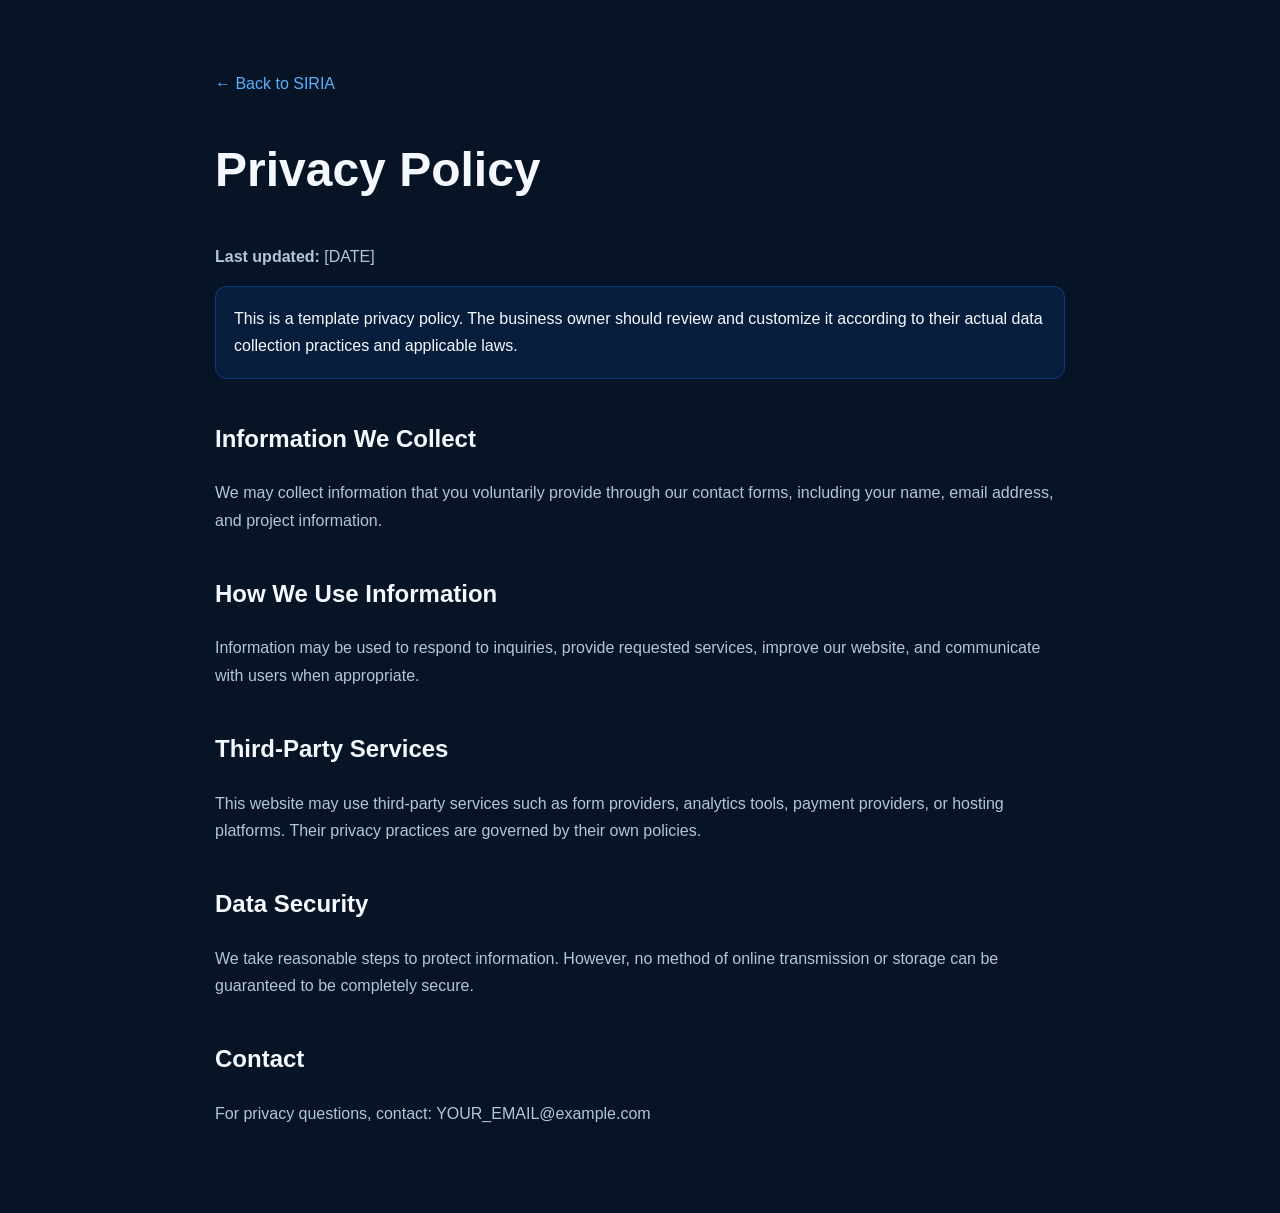
<file: privacy.html>
<!DOCTYPE html><html lang="en">
<head>
<meta charset="UTF-8">
<meta name="viewport" content="width=device-width, initial-scale=1.0"><title>Privacy Policy | SIRIA</title><style>
body {
  margin: 0;
  font-family: Arial, sans-serif;
  background: #061426;
  color: #f5f9ff;
  line-height: 1.7;
}

.container {
  width: min(850px, 90%);
  margin: auto;
  padding: 70px 0;
}

a {
  color: #5aafff;
  text-decoration: none;
}

h1 {
  font-size: 3rem;
}

h2 {
  margin-top: 40px;
}

p, li {
  color: #b4c5d8;
}

.notice {
  padding: 18px;
  background: rgba(20,121,255,0.1);
  border: 1px solid rgba(20,121,255,0.3);
  border-radius: 12px;
}
</style></head><body><div class="container"><a href="index.html">← Back to SIRIA</a>

<h1>Privacy Policy</h1><p><strong>Last updated:</strong> [DATE]</p><div class="notice">
This is a template privacy policy. The business owner should review and customize it according to their actual data collection practices and applicable laws.
</div><h2>Information We Collect</h2><p>
We may collect information that you voluntarily provide through our contact forms, including your name, email address, and project information.
</p><h2>How We Use Information</h2><p>
Information may be used to respond to inquiries, provide requested services, improve our website, and communicate with users when appropriate.
</p><h2>Third-Party Services</h2><p>
This website may use third-party services such as form providers, analytics tools, payment providers, or hosting platforms. Their privacy practices are governed by their own policies.
</p><h2>Data Security</h2><p>
We take reasonable steps to protect information. However, no method of online transmission or storage can be guaranteed to be completely secure.
</p><h2>Contact</h2><p>
For privacy questions, contact:
YOUR_EMAIL@example.com
</p></div></body>
</html>
</file>
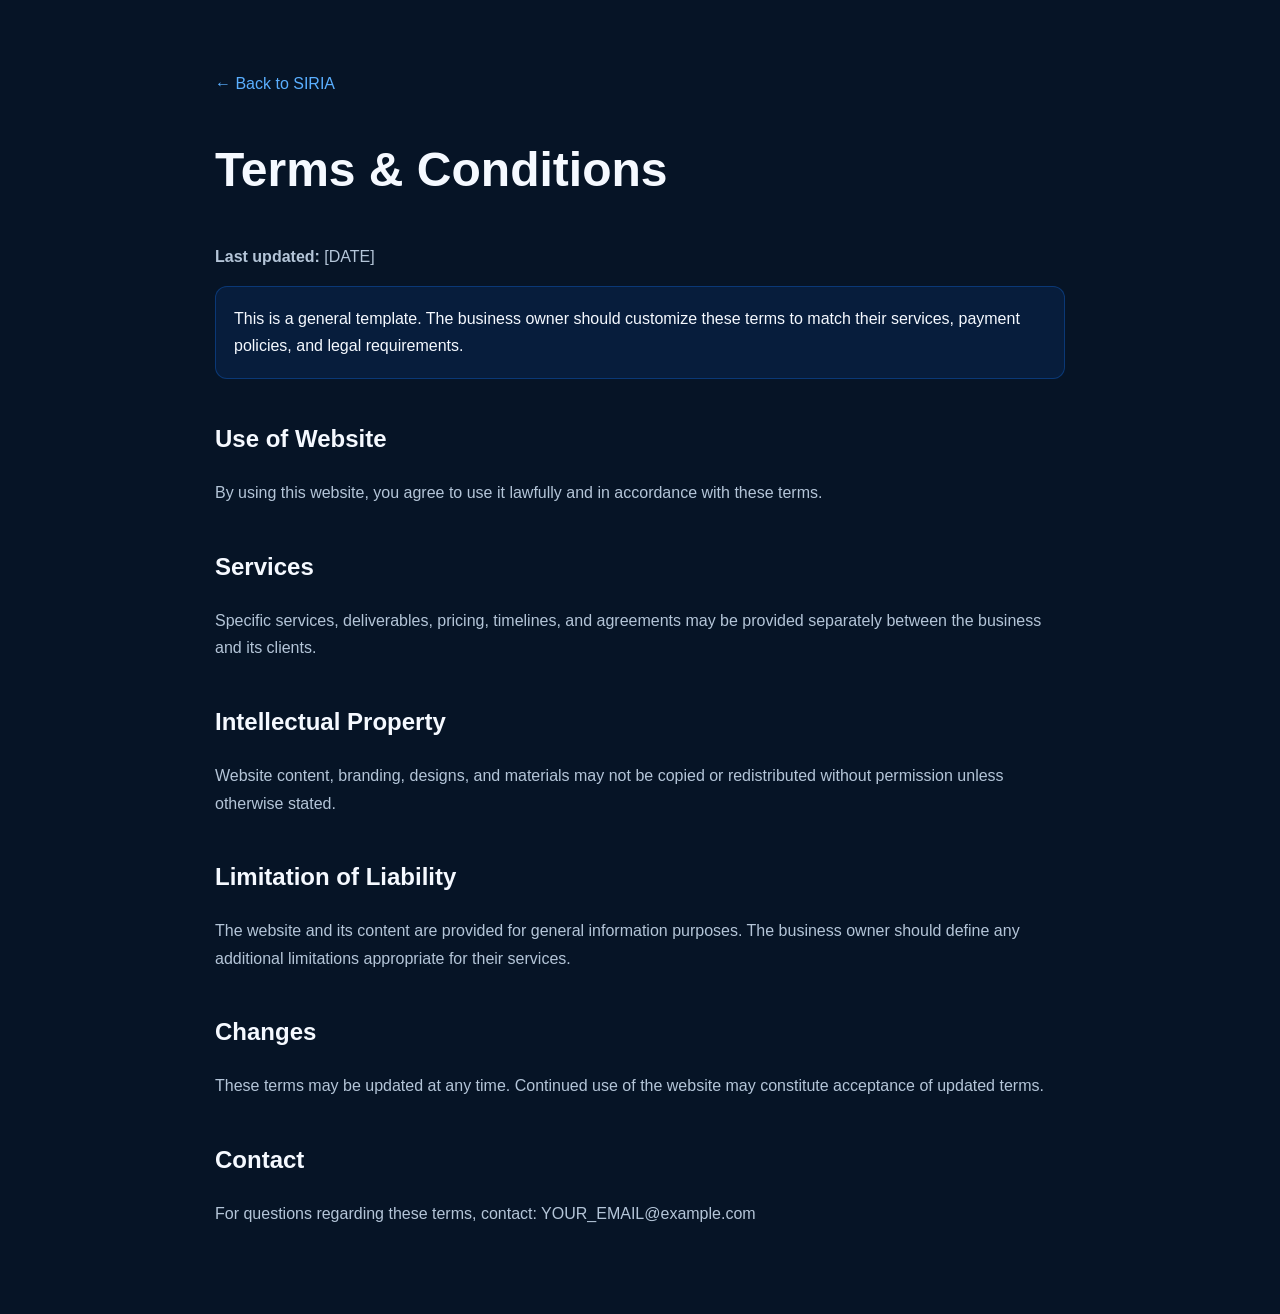
<file: terms.html>
<!DOCTYPE html><html lang="en">
<head>
<meta charset="UTF-8">
<meta name="viewport" content="width=device-width, initial-scale=1.0"><title>Terms & Conditions | SIRIA</title><style>
body {
  margin: 0;
  font-family: Arial, sans-serif;
  background: #061426;
  color: #f5f9ff;
  line-height: 1.7;
}

.container {
  width: min(850px, 90%);
  margin: auto;
  padding: 70px 0;
}

a {
  color: #5aafff;
  text-decoration: none;
}

h1 {
  font-size: 3rem;
}

h2 {
  margin-top: 40px;
}

p, li {
  color: #b4c5d8;
}

.notice {
  padding: 18px;
  background: rgba(20,121,255,0.1);
  border: 1px solid rgba(20,121,255,0.3);
  border-radius: 12px;
}
</style></head><body><div class="container"><a href="index.html">← Back to SIRIA</a>

<h1>Terms & Conditions</h1><p><strong>Last updated:</strong> [DATE]</p><div class="notice">
This is a general template. The business owner should customize these terms to match their services, payment policies, and legal requirements.
</div><h2>Use of Website</h2><p>
By using this website, you agree to use it lawfully and in accordance with these terms.
</p><h2>Services</h2><p>
Specific services, deliverables, pricing, timelines, and agreements may be provided separately between the business and its clients.
</p><h2>Intellectual Property</h2><p>
Website content, branding, designs, and materials may not be copied or redistributed without permission unless otherwise stated.
</p><h2>Limitation of Liability</h2><p>
The website and its content are provided for general information purposes. The business owner should define any additional limitations appropriate for their services.
</p><h2>Changes</h2><p>
These terms may be updated at any time. Continued use of the website may constitute acceptance of updated terms.
</p><h2>Contact</h2><p>
For questions regarding these terms, contact:
YOUR_EMAIL@example.com
</p></div></body>
</html>
</file>
